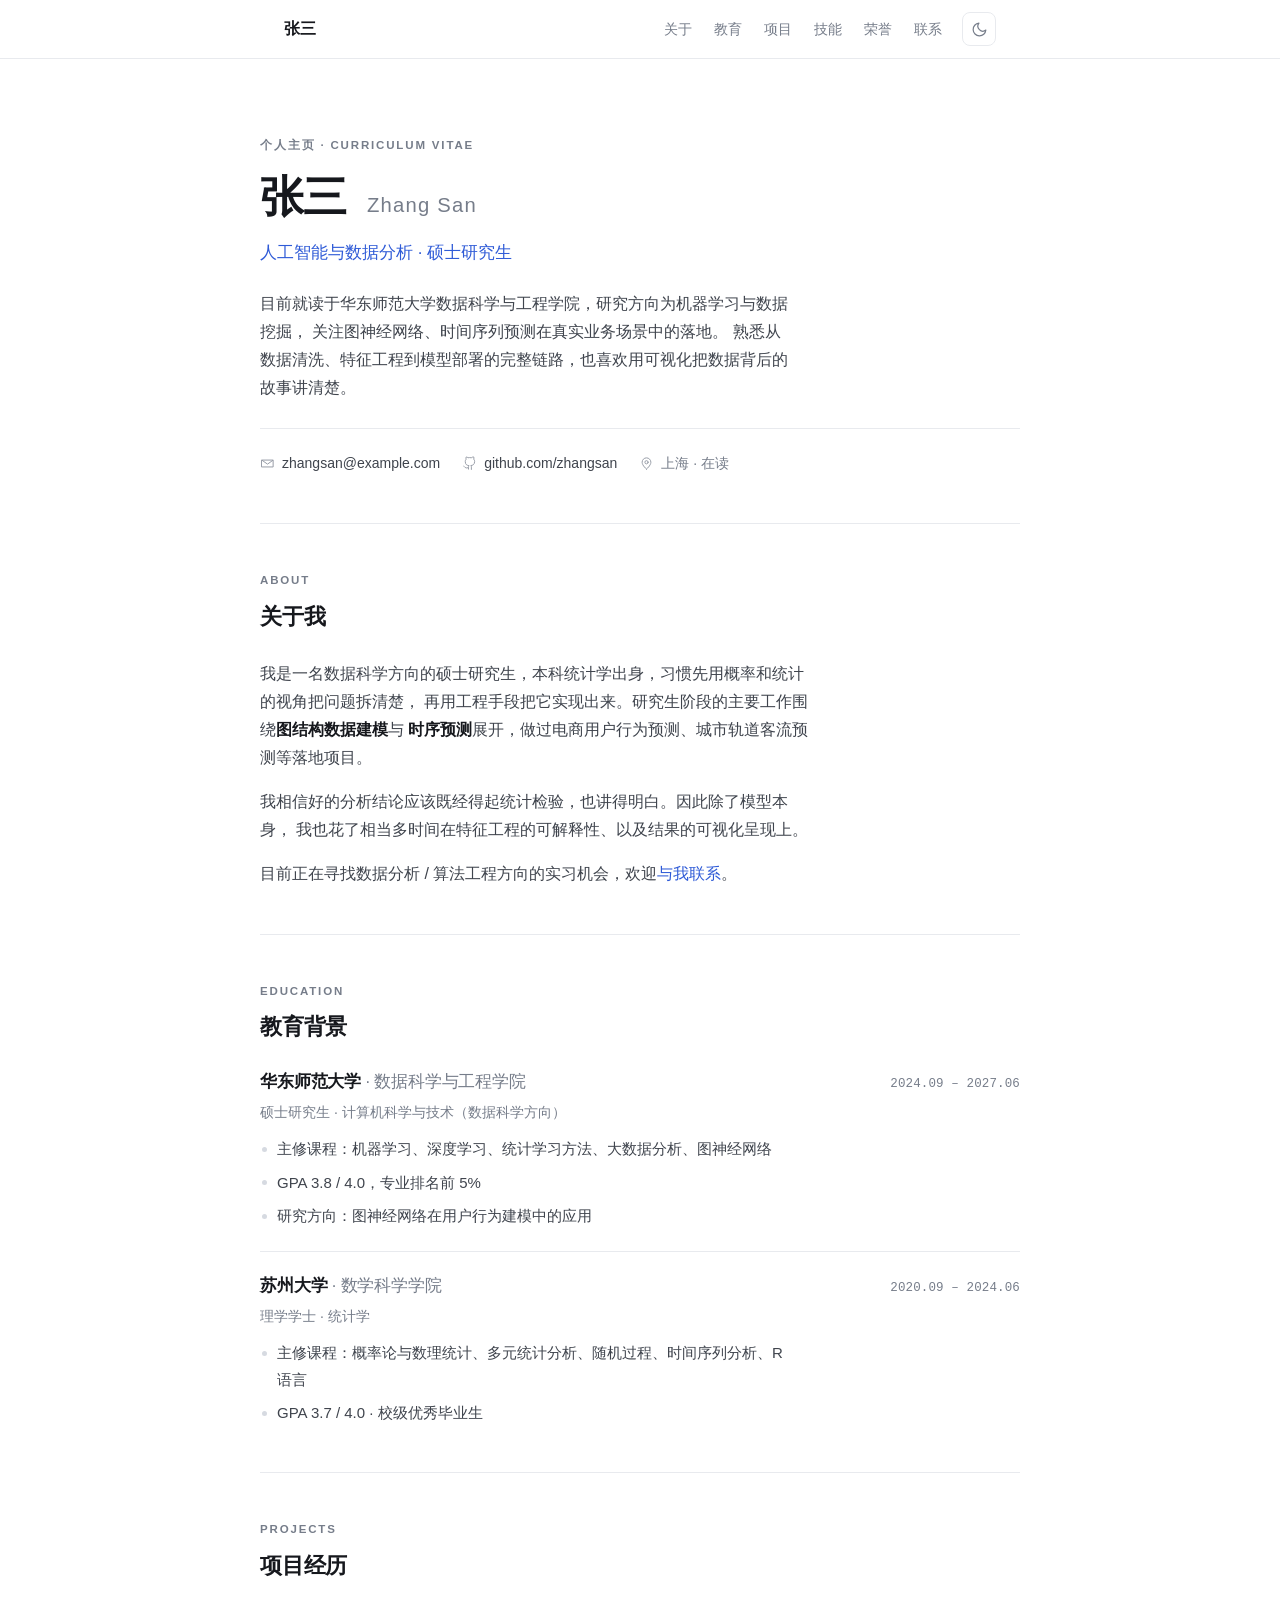
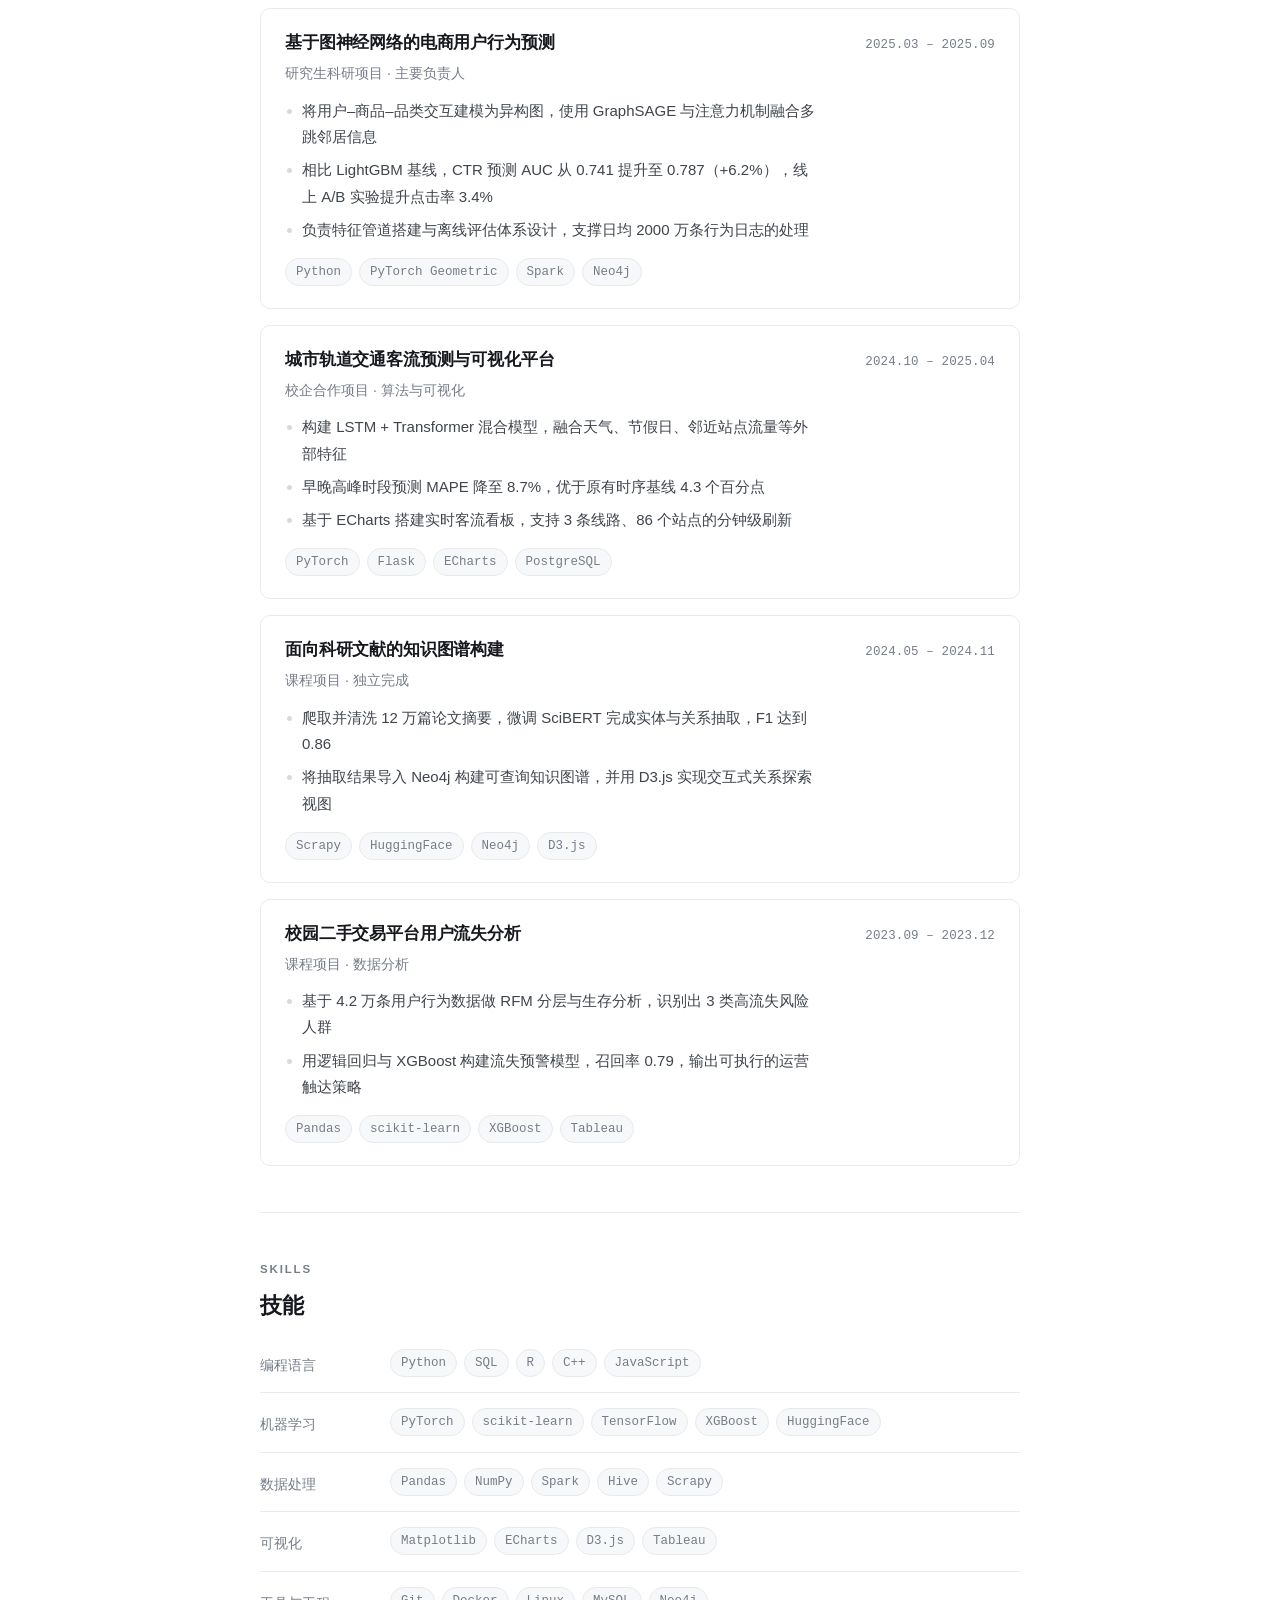
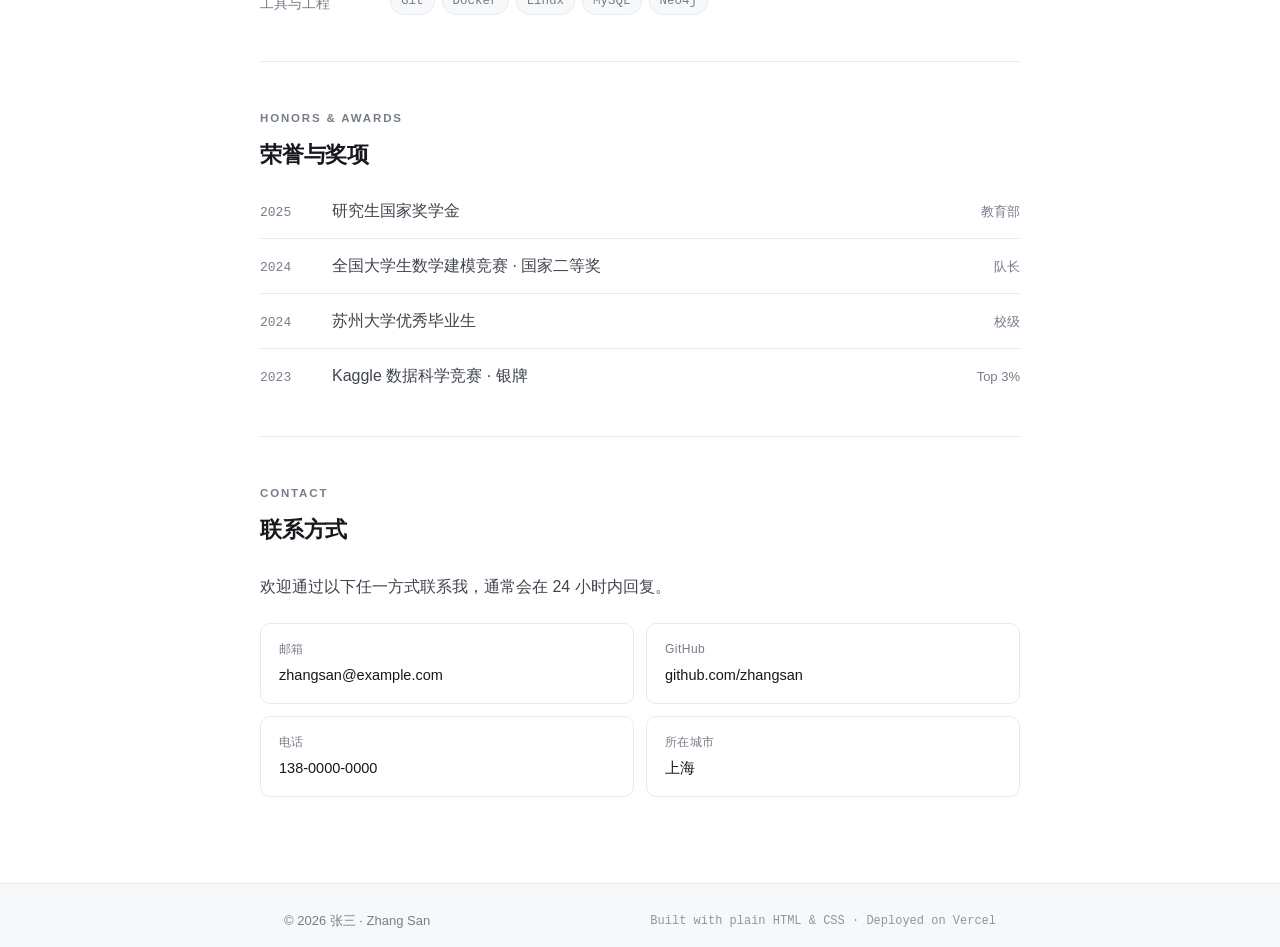
<file: index.html>
<!DOCTYPE html>
<html lang="zh-CN">
<head>
<meta charset="UTF-8">
<meta name="viewport" content="width=device-width, initial-scale=1.0">

<!--
  ============================================================
  需要修改的地方（全文搜索这些关键词即可）：
    · 张三              姓名
    · Zhang San          拼音 / 英文名
    · zhangsan@example.com   邮箱
    · github.com/zhangsan    GitHub
    · 138-0000-0000     电话
    · 华东师范大学 / 苏州大学   学校
  内容均为虚构示例，替换成你自己的即可。
  ============================================================
-->

<title>张三 · 个人简历</title>
<meta name="description" content="张三的个人主页 —— 人工智能与数据分析方向硕士研究生，研究兴趣包括机器学习、数据挖掘与数据可视化。">

<meta property="og:type" content="profile">
<meta property="og:title" content="张三 · 个人简历">
<meta property="og:description" content="人工智能与数据分析方向硕士研究生，研究兴趣包括机器学习、数据挖掘与数据可视化。">

<link rel="stylesheet" href="style.css">
<link rel="icon" href="data:image/svg+xml,<svg xmlns='http://www.w3.org/2000/svg' viewBox='0 0 100 100'><rect width='100' height='100' rx='22' fill='%232f5bd7'/><text x='50' y='54' font-size='56' font-family='Helvetica,sans-serif' font-weight='600' fill='%23fff' text-anchor='middle' dominant-baseline='central'>Z</text></svg>">
</head>

<body>

<!-- ============ 导航 ============ -->
<nav class="nav">
  <div class="nav-inner">
    <a class="nav-brand" href="#top">张三</a>

    <div class="nav-links" id="navLinks">
      <a href="#about">关于</a>
      <a href="#education">教育</a>
      <a href="#projects">项目</a>
      <a href="#skills">技能</a>
      <a href="#honors">荣誉</a>
      <a href="#contact">联系</a>
    </div>

    <button class="theme-toggle" id="themeToggle" type="button"
            aria-label="切换深色模式" title="切换深色模式">
      <svg class="icon-moon" viewBox="0 0 24 24" aria-hidden="true"><path d="M21 12.8A9 9 0 1 1 11.2 3a7 7 0 0 0 9.8 9.8z"/></svg>
      <svg class="icon-sun"  viewBox="0 0 24 24" aria-hidden="true"><circle cx="12" cy="12" r="4.2"/><path d="M12 2v2.4M12 19.6V22M2 12h2.4M19.6 12H22M4.9 4.9l1.7 1.7M17.4 17.4l1.7 1.7M19.1 4.9l-1.7 1.7M6.6 17.4l-1.7 1.7"/></svg>
    </button>
  </div>
</nav>

<main id="top">

  <!-- ============ 首屏 ============ -->
  <header class="hero container">
    <p class="eyebrow">个人主页 · Curriculum Vitae</p>
    <h1>张三 <span class="name-en">Zhang San</span></h1>
    <p class="role">人工智能与数据分析 · 硕士研究生</p>

    <p class="lead">
      目前就读于华东师范大学数据科学与工程学院，研究方向为机器学习与数据挖掘，
      关注图神经网络、时间序列预测在真实业务场景中的落地。
      熟悉从数据清洗、特征工程到模型部署的完整链路，也喜欢用可视化把数据背后的故事讲清楚。
    </p>

    <ul class="hero-meta">
      <li>
        <svg viewBox="0 0 24 24" aria-hidden="true"><path d="M3 6.5h18v11H3z"/><path d="m3.5 7 8.5 6 8.5-6"/></svg>
        <a href="mailto:zhangsan@example.com">zhangsan@example.com</a>
      </li>
      <li>
        <svg viewBox="0 0 24 24" aria-hidden="true"><path d="M9 19c-4.3 1.3-4.3-2.2-6-2.7m12 5.2v-3.7a3.2 3.2 0 0 0-.9-2.5c3-.3 6.1-1.5 6.1-6.6a5.1 5.1 0 0 0-1.4-3.6 4.8 4.8 0 0 0-.1-3.6s-1.2-.4-3.9 1.4a9.6 9.6 0 0 0-5.2 0C7.9 1.2 6.7 1.6 6.7 1.6a4.8 4.8 0 0 0-.1 3.6A5.1 5.1 0 0 0 5.2 8.9c0 5 3.1 6.2 6.1 6.6a3.2 3.2 0 0 0-.9 2.4V21"/></svg>
        <a href="https://github.com/zhangsan" target="_blank" rel="noopener">github.com/zhangsan</a>
      </li>
      <li>
        <svg viewBox="0 0 24 24" aria-hidden="true"><path d="M12 21s7-5.7 7-11a7 7 0 1 0-14 0c0 5.3 7 11 7 11z"/><circle cx="12" cy="10" r="2.6"/></svg>
        <span>上海 · 在读</span>
      </li>
    </ul>
  </header>

  <!-- ============ 关于我 ============ -->
  <section class="section container reveal" id="about">
    <p class="eyebrow">About</p>
    <h2>关于我</h2>

    <div class="prose">
      <p>
        我是一名数据科学方向的硕士研究生，本科统计学出身，习惯先用概率和统计的视角把问题拆清楚，
        再用工程手段把它实现出来。研究生阶段的主要工作围绕<strong>图结构数据建模</strong>与
        <strong>时序预测</strong>展开，做过电商用户行为预测、城市轨道客流预测等落地项目。
      </p>
      <p>
        我相信好的分析结论应该既经得起统计检验，也讲得明白。因此除了模型本身，
        我也花了相当多时间在特征工程的可解释性、以及结果的可视化呈现上。
      </p>
      <p>
        目前正在寻找数据分析 / 算法工程方向的实习机会，欢迎<a href="#contact">与我联系</a>。
      </p>
    </div>
  </section>

  <!-- ============ 教育背景 ============ -->
  <section class="section container reveal" id="education">
    <p class="eyebrow">Education</p>
    <h2>教育背景</h2>

    <ol class="timeline">
      <li class="item">
        <div class="item-head">
          <h3>华东师范大学 <span class="item-dept">· 数据科学与工程学院</span></h3>
          <span class="item-date">2024.09 – 2027.06</span>
        </div>
        <p class="item-sub">硕士研究生 · 计算机科学与技术（数据科学方向）</p>
        <ul class="bullets">
          <li>主修课程：机器学习、深度学习、统计学习方法、大数据分析、图神经网络</li>
          <li>GPA 3.8 / 4.0，专业排名前 5%</li>
          <li>研究方向：图神经网络在用户行为建模中的应用</li>
        </ul>
      </li>

      <li class="item">
        <div class="item-head">
          <h3>苏州大学 <span class="item-dept">· 数学科学学院</span></h3>
          <span class="item-date">2020.09 – 2024.06</span>
        </div>
        <p class="item-sub">理学学士 · 统计学</p>
        <ul class="bullets">
          <li>主修课程：概率论与数理统计、多元统计分析、随机过程、时间序列分析、R 语言</li>
          <li>GPA 3.7 / 4.0 · 校级优秀毕业生</li>
        </ul>
      </li>
    </ol>
  </section>

  <!-- ============ 项目经历 ============ -->
  <section class="section container reveal" id="projects">
    <p class="eyebrow">Projects</p>
    <h2>项目经历</h2>

    <div class="cards">

      <article class="card">
        <div class="item-head">
          <h3>基于图神经网络的电商用户行为预测</h3>
          <span class="item-date">2025.03 – 2025.09</span>
        </div>
        <p class="item-sub">研究生科研项目 · 主要负责人</p>
        <ul class="bullets">
          <li>将用户–商品–品类交互建模为异构图，使用 GraphSAGE 与注意力机制融合多跳邻居信息</li>
          <li>相比 LightGBM 基线，CTR 预测 AUC 从 0.741 提升至 0.787（+6.2%），线上 A/B 实验提升点击率 3.4%</li>
          <li>负责特征管道搭建与离线评估体系设计，支撑日均 2000 万条行为日志的处理</li>
        </ul>
        <ul class="tags">
          <li>Python</li><li>PyTorch Geometric</li><li>Spark</li><li>Neo4j</li>
        </ul>
      </article>

      <article class="card">
        <div class="item-head">
          <h3>城市轨道交通客流预测与可视化平台</h3>
          <span class="item-date">2024.10 – 2025.04</span>
        </div>
        <p class="item-sub">校企合作项目 · 算法与可视化</p>
        <ul class="bullets">
          <li>构建 LSTM + Transformer 混合模型，融合天气、节假日、邻近站点流量等外部特征</li>
          <li>早晚高峰时段预测 MAPE 降至 8.7%，优于原有时序基线 4.3 个百分点</li>
          <li>基于 ECharts 搭建实时客流看板，支持 3 条线路、86 个站点的分钟级刷新</li>
        </ul>
        <ul class="tags">
          <li>PyTorch</li><li>Flask</li><li>ECharts</li><li>PostgreSQL</li>
        </ul>
      </article>

      <article class="card">
        <div class="item-head">
          <h3>面向科研文献的知识图谱构建</h3>
          <span class="item-date">2024.05 – 2024.11</span>
        </div>
        <p class="item-sub">课程项目 · 独立完成</p>
        <ul class="bullets">
          <li>爬取并清洗 12 万篇论文摘要，微调 SciBERT 完成实体与关系抽取，F1 达到 0.86</li>
          <li>将抽取结果导入 Neo4j 构建可查询知识图谱，并用 D3.js 实现交互式关系探索视图</li>
        </ul>
        <ul class="tags">
          <li>Scrapy</li><li>HuggingFace</li><li>Neo4j</li><li>D3.js</li>
        </ul>
      </article>

      <article class="card">
        <div class="item-head">
          <h3>校园二手交易平台用户流失分析</h3>
          <span class="item-date">2023.09 – 2023.12</span>
        </div>
        <p class="item-sub">课程项目 · 数据分析</p>
        <ul class="bullets">
          <li>基于 4.2 万条用户行为数据做 RFM 分层与生存分析，识别出 3 类高流失风险人群</li>
          <li>用逻辑回归与 XGBoost 构建流失预警模型，召回率 0.79，输出可执行的运营触达策略</li>
        </ul>
        <ul class="tags">
          <li>Pandas</li><li>scikit-learn</li><li>XGBoost</li><li>Tableau</li>
        </ul>
      </article>

    </div>
  </section>

  <!-- ============ 技能 ============ -->
  <section class="section container reveal" id="skills">
    <p class="eyebrow">Skills</p>
    <h2>技能</h2>

    <dl class="skills">
      <div class="skill-row">
        <dt>编程语言</dt>
        <dd><ul class="tags"><li>Python</li><li>SQL</li><li>R</li><li>C++</li><li>JavaScript</li></ul></dd>
      </div>
      <div class="skill-row">
        <dt>机器学习</dt>
        <dd><ul class="tags"><li>PyTorch</li><li>scikit-learn</li><li>TensorFlow</li><li>XGBoost</li><li>HuggingFace</li></ul></dd>
      </div>
      <div class="skill-row">
        <dt>数据处理</dt>
        <dd><ul class="tags"><li>Pandas</li><li>NumPy</li><li>Spark</li><li>Hive</li><li>Scrapy</li></ul></dd>
      </div>
      <div class="skill-row">
        <dt>可视化</dt>
        <dd><ul class="tags"><li>Matplotlib</li><li>ECharts</li><li>D3.js</li><li>Tableau</li></ul></dd>
      </div>
      <div class="skill-row">
        <dt>工具与工程</dt>
        <dd><ul class="tags"><li>Git</li><li>Docker</li><li>Linux</li><li>MySQL</li><li>Neo4j</li></ul></dd>
      </div>
    </dl>
  </section>

  <!-- ============ 荣誉与奖项 ============ -->
  <section class="section container reveal" id="honors">
    <p class="eyebrow">Honors &amp; Awards</p>
    <h2>荣誉与奖项</h2>

    <ul class="awards">
      <li>
        <span class="award-year">2025</span>
        <span class="award-name">研究生国家奖学金</span>
        <span class="award-note">教育部</span>
      </li>
      <li>
        <span class="award-year">2024</span>
        <span class="award-name">全国大学生数学建模竞赛 · 国家二等奖</span>
        <span class="award-note">队长</span>
      </li>
      <li>
        <span class="award-year">2024</span>
        <span class="award-name">苏州大学优秀毕业生</span>
        <span class="award-note">校级</span>
      </li>
      <li>
        <span class="award-year">2023</span>
        <span class="award-name">Kaggle 数据科学竞赛 · 银牌</span>
        <span class="award-note">Top 3%</span>
      </li>
    </ul>
  </section>

  <!-- ============ 联系方式 ============ -->
  <section class="section container reveal" id="contact">
    <p class="eyebrow">Contact</p>
    <h2>联系方式</h2>

    <p class="prose">欢迎通过以下任一方式联系我，通常会在 24 小时内回复。</p>

    <div class="contact-grid">
      <a class="contact-item" href="mailto:zhangsan@example.com">
        <span class="contact-label">邮箱</span>
        <span class="contact-value">zhangsan@example.com</span>
      </a>
      <a class="contact-item" href="https://github.com/zhangsan" target="_blank" rel="noopener">
        <span class="contact-label">GitHub</span>
        <span class="contact-value">github.com/zhangsan</span>
      </a>
      <a class="contact-item" href="tel:13800000000">
        <span class="contact-label">电话</span>
        <span class="contact-value">138-0000-0000</span>
      </a>
      <div class="contact-item is-static">
        <span class="contact-label">所在城市</span>
        <span class="contact-value">上海</span>
      </div>
    </div>
  </section>

</main>

<footer class="footer">
  <div class="container footer-inner">
    <p>© <span id="year">2026</span> 张三 · Zhang San</p>
    <p class="footer-hint">Built with plain HTML &amp; CSS · Deployed on Vercel</p>
  </div>
</footer>

<script src="script.js"></script>
</body>
</html>
</file>
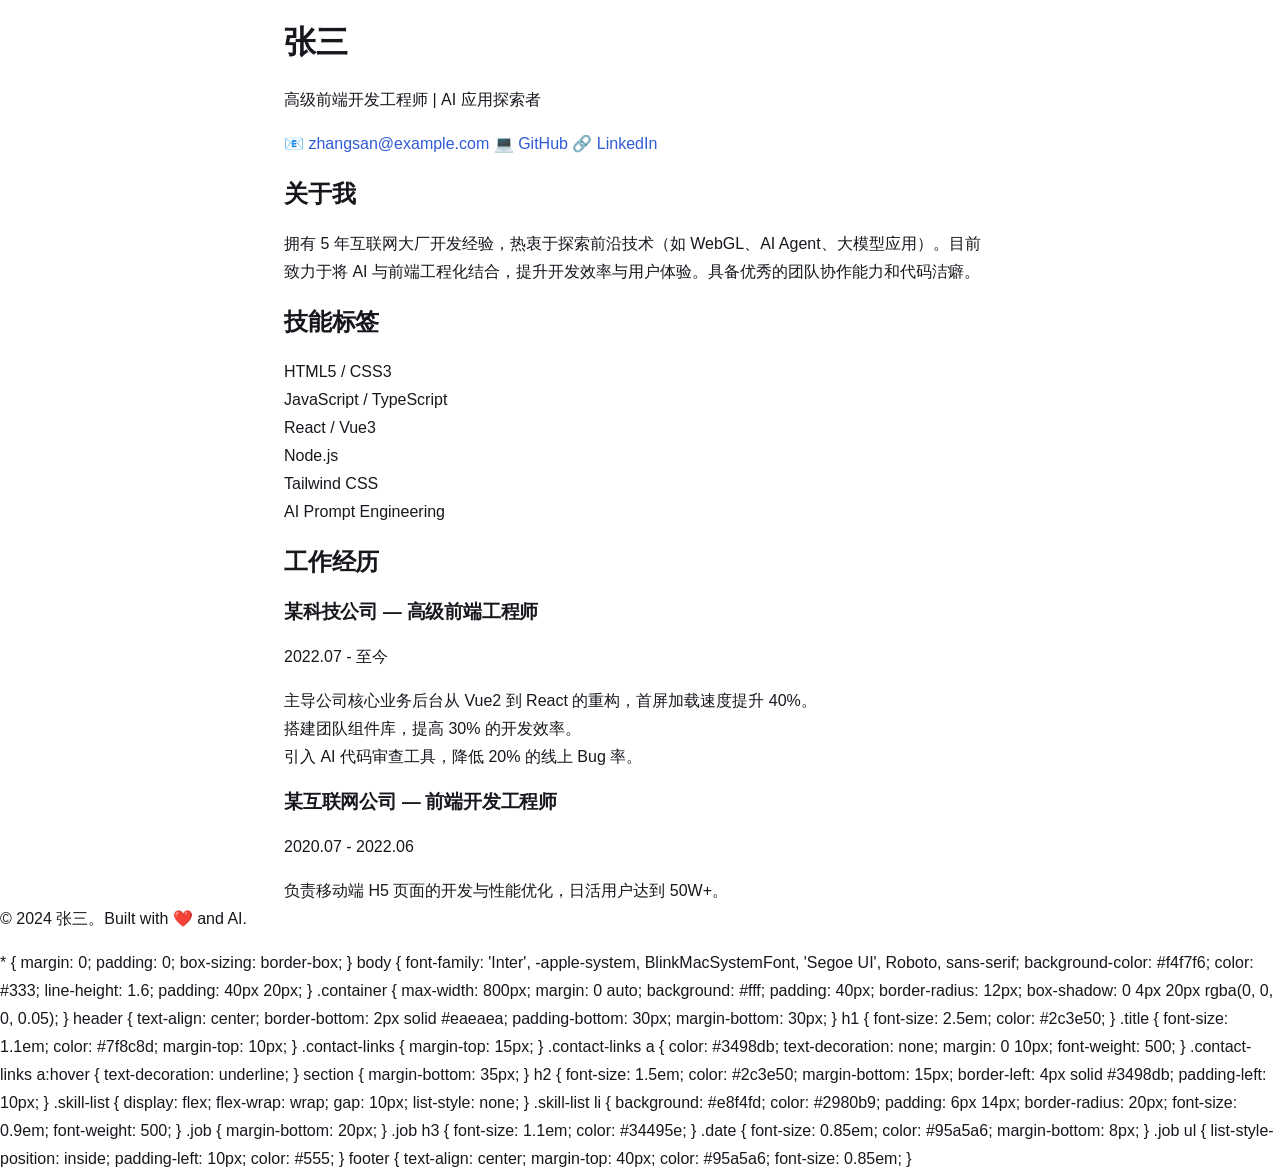
<file: old-version.html>
<!DOCTYPE html>
<html lang="zh-CN">
<head>
    <meta charset="UTF-8">
    <meta name="viewport" content="width=device-width, initial-scale=1.0">
    <title>张三 | 前端开发工程师</title>
    <link rel="stylesheet" href="style.css">
</head>
<body>
    <div class="container">
        <header>
            <h1>张三</h1>
            <p class="title">高级前端开发工程师 | AI 应用探索者</p>
            <div class="contact-links">
                <a href="mailto:zhangsan@example.com">📧 zhangsan@example.com</a>
                <a href="https://github.com" target="_blank">💻 GitHub</a>
                <a href="https://linkedin.com" target="_blank">🔗 LinkedIn</a>
            </div>
        </header>

        <section id="about">
            <h2>关于我</h2>
            <p>拥有 5 年互联网大厂开发经验，热衷于探索前沿技术（如 WebGL、AI Agent、大模型应用）。目前致力于将 AI 与前端工程化结合，提升开发效率与用户体验。具备优秀的团队协作能力和代码洁癖。</p>
        </section>

        <section id="skills">
            <h2>技能标签</h2>
            <ul class="skill-list">
                <li>HTML5 / CSS3</li>
                <li>JavaScript / TypeScript</li>
                <li>React / Vue3</li>
                <li>Node.js</li>
                <li>Tailwind CSS</li>
                <li>AI Prompt Engineering</li>
            </ul>
        </section>

        <section id="experience">
            <h2>工作经历</h2>
            <div class="job">
                <h3>某科技公司 — 高级前端工程师</h3>
                <p class="date">2022.07 - 至今</p>
                <ul>
                    <li>主导公司核心业务后台从 Vue2 到 React 的重构，首屏加载速度提升 40%。</li>
                    <li>搭建团队组件库，提高 30% 的开发效率。</li>
                    <li>引入 AI 代码审查工具，降低 20% 的线上 Bug 率。</li>
                </ul>
            </div>
            <div class="job">
                <h3>某互联网公司 — 前端开发工程师</h3>
                <p class="date">2020.07 - 2022.06</p>
                <ul>
                    <li>负责移动端 H5 页面的开发与性能优化，日活用户达到 50W+。</li>
                </ul>
            </div>
        </section>
    </div>
    <footer>
        <p>© 2024 张三。Built with ❤️ and AI.</p>
    </footer>
</body>
</html>* {
    margin: 0;
    padding: 0;
    box-sizing: border-box;
}

body {
    font-family: 'Inter', -apple-system, BlinkMacSystemFont, 'Segoe UI', Roboto, sans-serif;
    background-color: #f4f7f6;
    color: #333;
    line-height: 1.6;
    padding: 40px 20px;
}

.container {
    max-width: 800px;
    margin: 0 auto;
    background: #fff;
    padding: 40px;
    border-radius: 12px;
    box-shadow: 0 4px 20px rgba(0, 0, 0, 0.05);
}

header {
    text-align: center;
    border-bottom: 2px solid #eaeaea;
    padding-bottom: 30px;
    margin-bottom: 30px;
}

h1 {
    font-size: 2.5em;
    color: #2c3e50;
}

.title {
    font-size: 1.1em;
    color: #7f8c8d;
    margin-top: 10px;
}

.contact-links {
    margin-top: 15px;
}

.contact-links a {
    color: #3498db;
    text-decoration: none;
    margin: 0 10px;
    font-weight: 500;
}

.contact-links a:hover {
    text-decoration: underline;
}

section {
    margin-bottom: 35px;
}

h2 {
    font-size: 1.5em;
    color: #2c3e50;
    margin-bottom: 15px;
    border-left: 4px solid #3498db;
    padding-left: 10px;
}

.skill-list {
    display: flex;
    flex-wrap: wrap;
    gap: 10px;
    list-style: none;
}

.skill-list li {
    background: #e8f4fd;
    color: #2980b9;
    padding: 6px 14px;
    border-radius: 20px;
    font-size: 0.9em;
    font-weight: 500;
}

.job {
    margin-bottom: 20px;
}

.job h3 {
    font-size: 1.1em;
    color: #34495e;
}

.date {
    font-size: 0.85em;
    color: #95a5a6;
    margin-bottom: 8px;
}

.job ul {
    list-style-position: inside;
    padding-left: 10px;
    color: #555;
}

footer {
    text-align: center;
    margin-top: 40px;
    color: #95a5a6;
    font-size: 0.85em;
}
</file>
<file: style.css>
/* ============================================================
   个人主页样式 · 浅色清爽简洁风格
   想换主题色，只改下面 :root 里的 --accent 两个值即可。
   ============================================================ */

:root {
  /* 颜色 */
  --bg:            #ffffff;
  --bg-subtle:     #f7f8fa;
  --text:          #16181d;
  --text-soft:     #3f444d;
  --text-muted:    #767d8a;
  --border:        #e8eaee;
  --border-strong: #d6dae1;
  --accent:        #2f5bd7;
  --accent-soft:   #eef2fd;

  /* 排版 */
  --font-sans: -apple-system, BlinkMacSystemFont, "Segoe UI", "PingFang SC",
               "Hiragino Sans GB", "Microsoft YaHei", "Noto Sans SC", Roboto,
               Helvetica, Arial, sans-serif;
  --font-mono: ui-monospace, SFMono-Regular, "SF Mono", Menlo, Consolas, monospace;

  /* 布局 */
  --measure: 760px;
  --gutter:  24px;
  --radius:  10px;
}

[data-theme="dark"] {
  --bg:            #101216;
  --bg-subtle:     #171a20;
  --text:          #e9ebef;
  --text-soft:     #c3c8d1;
  --text-muted:    #8a919e;
  --border:        #262b33;
  --border-strong: #343b45;
  --accent:        #7ea2ff;
  --accent-soft:   #1b2439;
}

/* ---------- 基础 ---------- */

*, *::before, *::after { box-sizing: border-box; }

html {
  scroll-behavior: smooth;
  -webkit-text-size-adjust: 100%;
}

body {
  margin: 0;
  background: var(--bg);
  color: var(--text);
  font-family: var(--font-sans);
  font-size: 16px;
  line-height: 1.75;
  -webkit-font-smoothing: antialiased;
  text-rendering: optimizeLegibility;
  transition: background-color .25s ease, color .25s ease;
}

h1, h2, h3 { line-height: 1.35; font-weight: 600; letter-spacing: -.01em; }
p { margin: 0 0 1em; }
a { color: var(--accent); text-decoration: none; }
a:hover { text-decoration: underline; text-underline-offset: 3px; }

ul, ol, dl, dd { margin: 0; padding: 0; }
li { list-style: none; }

:focus-visible {
  outline: 2px solid var(--accent);
  outline-offset: 3px;
  border-radius: 4px;
}

.container {
  max-width: var(--measure);
  margin: 0 auto;
  padding: 0 var(--gutter);
}

/* ---------- 导航 ---------- */

.nav {
  position: sticky;
  top: 0;
  z-index: 50;
  background: rgba(255, 255, 255, .86); /* 不支持 color-mix 时的兜底 */
  background: color-mix(in srgb, var(--bg) 86%, transparent);
  backdrop-filter: saturate(180%) blur(12px);
  -webkit-backdrop-filter: saturate(180%) blur(12px);
  border-bottom: 1px solid var(--border);
}

.nav-inner {
  max-width: var(--measure);
  margin: 0 auto;
  padding: 0 var(--gutter);
  height: 58px;
  display: flex;
  align-items: center;
  gap: 10px;
}

.nav-brand {
  font-weight: 600;
  color: var(--text);
  letter-spacing: .01em;
  flex: none;
}
.nav-brand:hover { text-decoration: none; color: var(--accent); }

.nav-links {
  display: flex;
  gap: 2px;
  margin-left: auto;
  overflow-x: auto;
  scrollbar-width: none;
}
.nav-links::-webkit-scrollbar { display: none; }

.nav-links a {
  display: block;
  padding: 5px 10px;
  border-radius: 6px;
  font-size: 14px;
  color: var(--text-muted);
  white-space: nowrap;
  transition: color .15s ease, background-color .15s ease;
}
.nav-links a:hover {
  color: var(--text);
  background: var(--bg-subtle);
  text-decoration: none;
}
.nav-links a.active {
  color: var(--accent);
  background: var(--accent-soft);
}

.theme-toggle {
  flex: none;
  width: 34px;
  height: 34px;
  display: grid;
  place-items: center;
  padding: 0;
  border: 1px solid var(--border);
  border-radius: 8px;
  background: transparent;
  color: var(--text-muted);
  cursor: pointer;
  transition: color .15s ease, border-color .15s ease, background-color .15s ease;
}
.theme-toggle:hover {
  color: var(--text);
  border-color: var(--border-strong);
  background: var(--bg-subtle);
}
.theme-toggle svg {
  width: 17px;
  height: 17px;
  fill: none;
  stroke: currentColor;
  stroke-width: 1.7;
  stroke-linecap: round;
  stroke-linejoin: round;
}
.theme-toggle .icon-sun { display: none; }
[data-theme="dark"] .theme-toggle .icon-sun  { display: block; }
[data-theme="dark"] .theme-toggle .icon-moon { display: none; }

/* ---------- 首屏 ---------- */

.hero { padding: 76px 0 48px; }

.eyebrow {
  margin: 0 0 1em;
  font-size: 11.5px;
  font-weight: 600;
  letter-spacing: .16em;
  text-transform: uppercase;
  color: var(--text-muted);
}

.hero h1 {
  margin: 0 0 12px;
  font-size: clamp(32px, 5.5vw, 44px);
  letter-spacing: -.025em;
}

.name-en {
  margin-left: .5em;
  font-size: .46em;
  font-weight: 400;
  letter-spacing: .06em;
  color: var(--text-muted);
  white-space: nowrap;
}

.hero .role {
  margin: 0;
  font-size: 17px;
  font-weight: 500;
  color: var(--accent);
}

.hero .lead {
  max-width: 60ch;
  margin: 22px 0 0;
  color: var(--text-soft);
}

.hero-meta {
  display: flex;
  flex-wrap: wrap;
  gap: 8px 22px;
  margin-top: 26px;
  padding-top: 22px;
  border-top: 1px solid var(--border);
  font-size: 14px;
  color: var(--text-muted);
}
.hero-meta li {
  display: flex;
  align-items: center;
  gap: 7px;
}
.hero-meta svg {
  width: 15px;
  height: 15px;
  flex: none;
  fill: none;
  stroke: currentColor;
  stroke-width: 1.6;
  stroke-linecap: round;
  stroke-linejoin: round;
  opacity: .75;
}
.hero-meta a { color: var(--text-soft); }
.hero-meta a:hover { color: var(--accent); }

/* ---------- 区块 ---------- */

.section {
  padding: 46px 0;
  border-top: 1px solid var(--border);
  scroll-margin-top: 74px;
}

.section h2 {
  margin: 0 0 28px;
  font-size: 22px;
}

.prose { max-width: 62ch; color: var(--text-soft); }
.prose p:last-child { margin-bottom: 0; }
.prose strong { color: var(--text); font-weight: 600; }

/* ---------- 条目（教育 / 项目通用） ---------- */

.item { padding: 22px 0; border-bottom: 1px solid var(--border); }
.item:first-child { padding-top: 0; }
.item:last-child  { padding-bottom: 0; border-bottom: none; }

.item-head {
  display: flex;
  align-items: baseline;
  justify-content: space-between;
  gap: 16px;
}

.item-head h3 {
  margin: 0;
  font-size: 16.5px;
}

.item-dept {
  font-weight: 400;
  color: var(--text-muted);
}

.item-date {
  flex: none;
  font-family: var(--font-mono);
  font-size: 12.5px;
  letter-spacing: .01em;
  color: var(--text-muted);
  white-space: nowrap;
}

.item-sub {
  margin: 4px 0 0;
  font-size: 14px;
  color: var(--text-muted);
}

.bullets {
  margin-top: 12px;
  display: grid;
  gap: 7px;
  max-width: 64ch;
  color: var(--text-soft);
  font-size: 15px;
}
.bullets li {
  position: relative;
  padding-left: 17px;
}
.bullets li::before {
  content: "";
  position: absolute;
  left: 2px;
  top: .72em;
  width: 5px;
  height: 5px;
  border-radius: 50%;
  background: var(--border-strong);
}

/* ---------- 项目卡片 ---------- */

.cards {
  display: grid;
  gap: 16px;
}

.card {
  padding: 22px 24px;
  border: 1px solid var(--border);
  border-radius: var(--radius);
  background: var(--bg);
  transition: border-color .2s ease, transform .2s ease, box-shadow .2s ease;
}
.card:hover {
  border-color: var(--border-strong);
  transform: translateY(-2px);
  box-shadow: 0 6px 22px -14px rgba(20, 26, 45, .45);
}

/* ---------- 标签 ---------- */

.tags {
  display: flex;
  flex-wrap: wrap;
  gap: 7px;
  margin-top: 15px;
}
.tags li {
  padding: 3px 10px;
  border: 1px solid var(--border);
  border-radius: 999px;
  background: var(--bg-subtle);
  font-size: 12.5px;
  line-height: 1.6;
  color: var(--text-muted);
  font-family: var(--font-mono);
}

/* ---------- 技能表 ---------- */

.skills { display: grid; gap: 0; }

.skill-row {
  display: grid;
  grid-template-columns: 110px 1fr;
  gap: 20px;
  padding: 15px 0;
  border-bottom: 1px solid var(--border);
}
.skill-row:first-child { padding-top: 0; }
.skill-row:last-child  { padding-bottom: 0; border-bottom: none; }

.skill-row dt {
  font-size: 14px;
  font-weight: 500;
  color: var(--text-muted);
  padding-top: 4px;
}
.skill-row .tags { margin-top: 0; }

/* ---------- 荣誉列表 ---------- */

.awards { display: grid; }

.awards li {
  display: grid;
  grid-template-columns: 56px 1fr auto;
  align-items: baseline;
  gap: 16px;
  padding: 13px 0;
  border-bottom: 1px solid var(--border);
}
.awards li:first-child { padding-top: 0; }
.awards li:last-child  { padding-bottom: 0; border-bottom: none; }

.award-year {
  font-family: var(--font-mono);
  font-size: 13px;
  color: var(--text-muted);
}
.award-name { color: var(--text-soft); }
.award-note {
  font-size: 13px;
  color: var(--text-muted);
  white-space: nowrap;
}

/* ---------- 联系方式 ---------- */

.contact-grid {
  display: grid;
  grid-template-columns: repeat(2, 1fr);
  gap: 12px;
  margin-top: 22px;
}

.contact-item {
  display: grid;
  gap: 3px;
  padding: 15px 18px;
  border: 1px solid var(--border);
  border-radius: var(--radius);
  background: var(--bg);
  transition: border-color .18s ease, background-color .18s ease;
}
a.contact-item:hover {
  border-color: var(--accent);
  background: var(--accent-soft);
  text-decoration: none;
}
.contact-item.is-static { cursor: default; }

.contact-label {
  font-size: 12px;
  letter-spacing: .04em;
  color: var(--text-muted);
}
.contact-value {
  font-size: 14.5px;
  color: var(--text);
  overflow-wrap: anywhere;
}

/* ---------- 页脚 ---------- */

.footer {
  margin-top: 40px;
  border-top: 1px solid var(--border);
  background: var(--bg-subtle);
}

.footer-inner {
  display: flex;
  flex-wrap: wrap;
  align-items: center;
  justify-content: space-between;
  gap: 6px 16px;
  padding-top: 26px;
  padding-bottom: 26px;
  font-size: 13px;
  color: var(--text-muted);
}
.footer-inner p { margin: 0; }
.footer-hint { font-family: var(--font-mono); font-size: 12px; opacity: .8; }

/* ---------- 滚动淡入 ---------- */

.reveal {
  opacity: 0;
  transform: translateY(16px);
  transition: opacity .6s cubic-bezier(.22,.61,.36,1),
              transform .6s cubic-bezier(.22,.61,.36,1);
}
.reveal.is-visible {
  opacity: 1;
  transform: none;
}

/* ---------- 响应式 ---------- */

@media (max-width: 620px) {
  :root { --gutter: 20px; }

  .hero { padding: 52px 0 36px; }
  .section { padding: 38px 0; }

  .nav-inner { gap: 6px; }
  .nav-links a { padding: 5px 8px; font-size: 13.5px; }

  .item-head {
    flex-direction: column;
    gap: 2px;
  }
  .item-date { order: -1; }

  .card { padding: 18px 18px; }

  .skill-row {
    grid-template-columns: 1fr;
    gap: 8px;
  }

  .awards li {
    grid-template-columns: 48px 1fr;
    gap: 4px 12px;
  }
  .award-note { grid-column: 2; }

  .contact-grid { grid-template-columns: 1fr; }
}

/* ---------- 无动画偏好 ---------- */

@media (prefers-reduced-motion: reduce) {
  html { scroll-behavior: auto; }
  *, *::before, *::after {
    animation-duration: .01ms !important;
    transition-duration: .01ms !important;
  }
  .reveal { opacity: 1; transform: none; }
}

/* ---------- 打印 / 导出 PDF ---------- */

@media print {
  :root {
    --bg: #fff;
    --bg-subtle: #fff;
    --text: #000;
    --text-soft: #222;
    --text-muted: #555;
    --border: #ccc;
    --border-strong: #bbb;
    --accent: #000;
    --accent-soft: #fff;
    --gutter: 0px;
  }

  @page { margin: 14mm 16mm; }

  body { font-size: 11.5pt; line-height: 1.6; }

  .nav, .footer, .theme-toggle { display: none !important; }

  .hero { padding: 0 0 20px; }
  .section { padding: 18px 0; border-top: none; break-inside: avoid; }

  .reveal { opacity: 1 !important; transform: none !important; }

  .card, .contact-item {
    border-color: var(--border);
    box-shadow: none;
    break-inside: avoid;
  }
  .card:hover { transform: none; box-shadow: none; }

  .tags li { background: #fff; }
  a { color: #000; text-decoration: none; }
}
</file>
